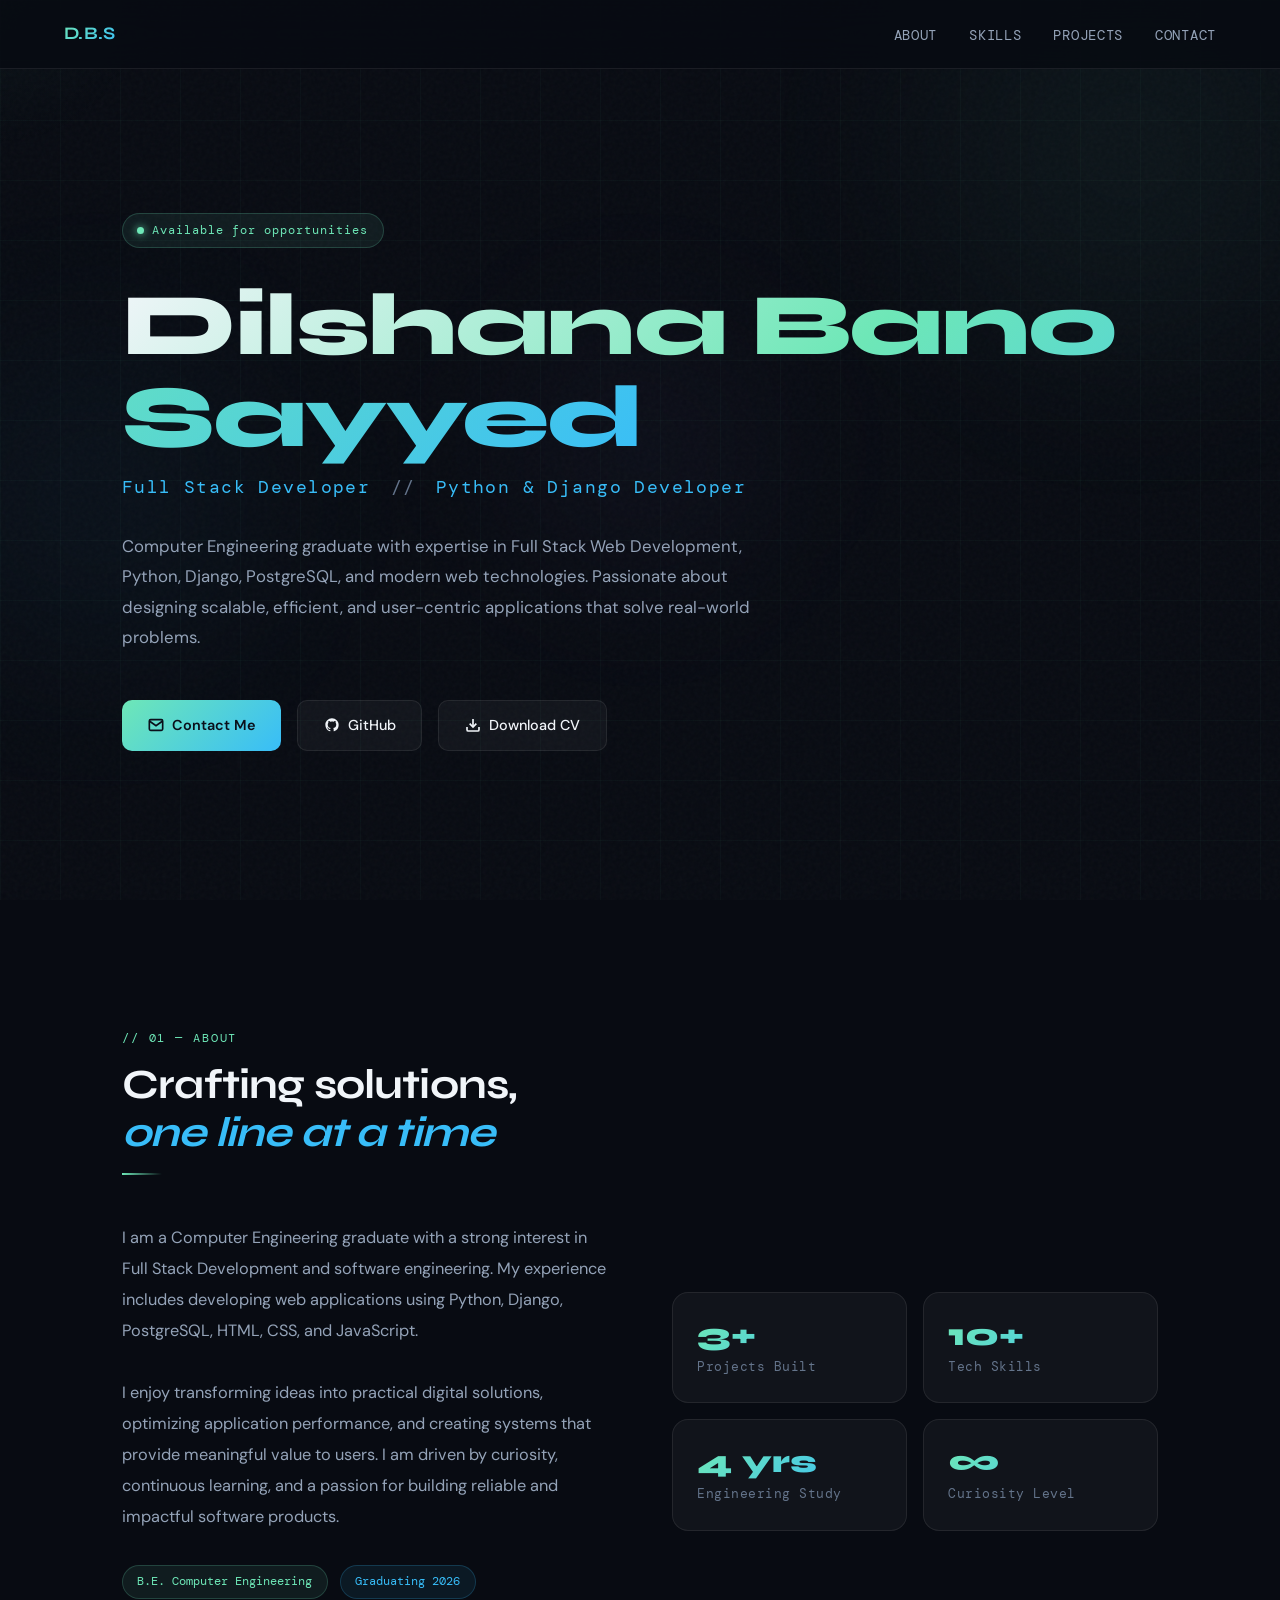
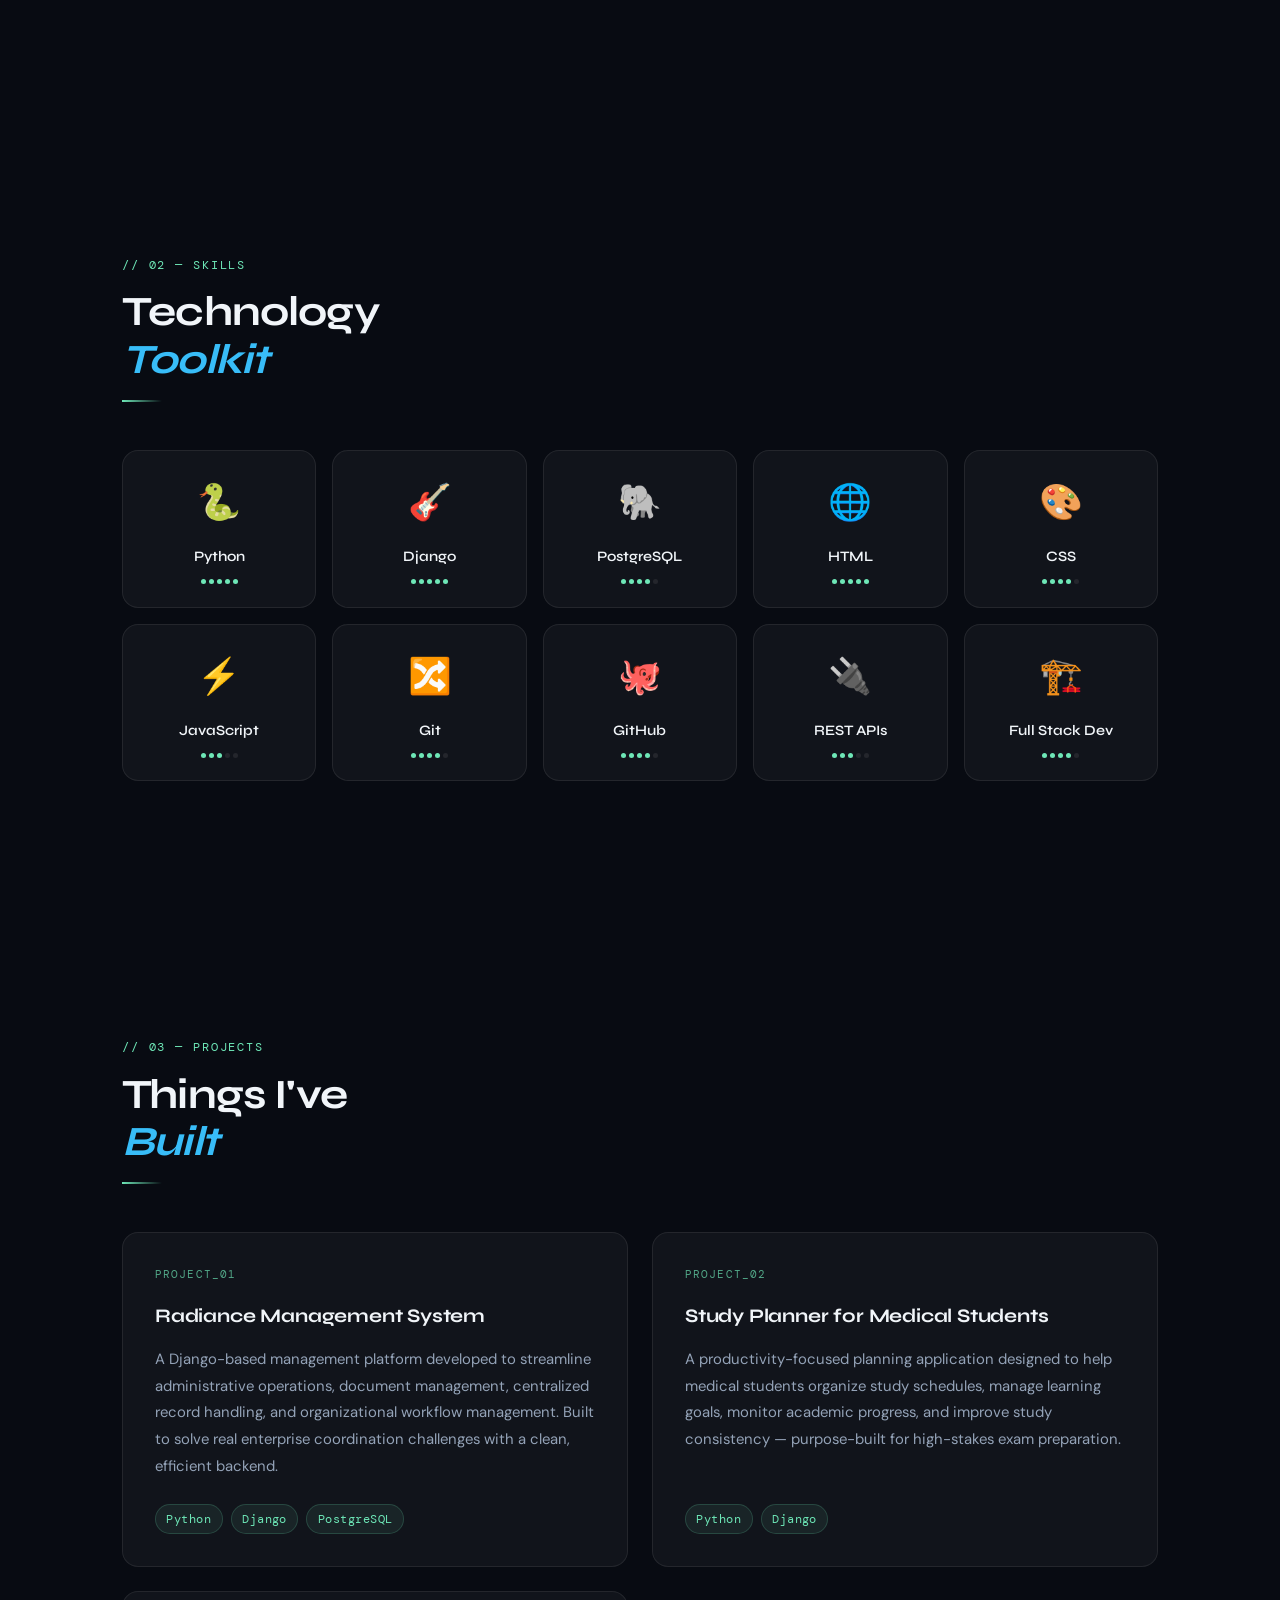
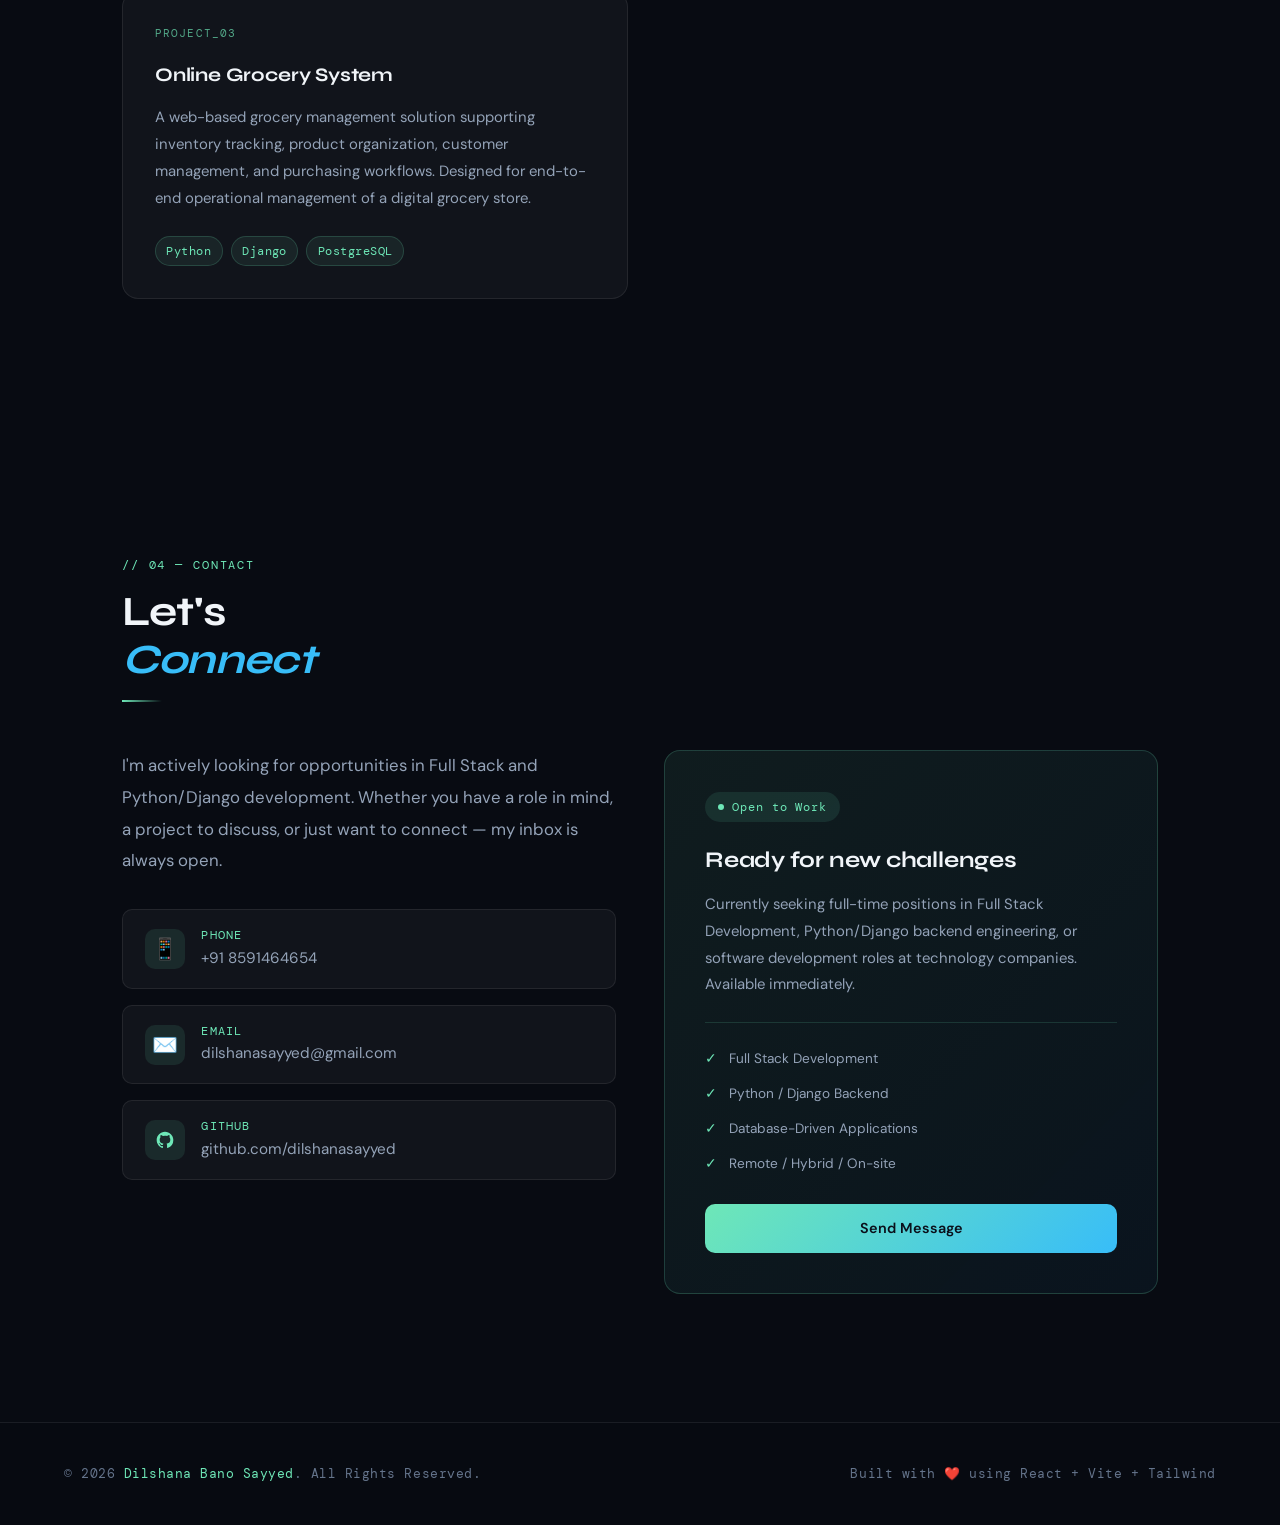
<file: Untitled-1.html>
<!DOCTYPE html>
<html lang="en">
<head>
<meta charset="UTF-8"/>
<meta name="viewport" content="width=device-width, initial-scale=1.0"/>
<title>Dilshana Bano Sayyed — Full Stack Developer</title>
<link rel="preconnect" href="https://fonts.googleapis.com"/>
<link rel="preconnect" href="https://fonts.gstatic.com" crossorigin/>
<link href="https://fonts.googleapis.com/css2?family=Syne:wght@400;500;600;700;800&family=DM+Sans:ital,wght@0,300;0,400;0,500;1,300&family=DM+Mono:wght@400;500&display=swap" rel="stylesheet"/>
<style>
  *, *::before, *::after { margin: 0; padding: 0; box-sizing: border-box; }

  :root {
    --bg: #080b12;
    --bg2: #0d1120;
    --bg3: #111827;
    --glass: rgba(255,255,255,0.04);
    --glass-border: rgba(255,255,255,0.08);
    --glass-hover: rgba(255,255,255,0.07);
    --accent: #6ee7b7;
    --accent2: #38bdf8;
    --accent3: #a78bfa;
    --gold: #fbbf24;
    --text: #f1f5f9;
    --text2: #94a3b8;
    --text3: #64748b;
    --font-head: 'Syne', sans-serif;
    --font-body: 'DM Sans', sans-serif;
    --font-mono: 'DM Mono', monospace;
    --radius: 16px;
    --radius-sm: 10px;
    --glow-green: 0 0 40px rgba(110,231,183,0.15);
    --glow-blue: 0 0 40px rgba(56,189,248,0.15);
    --glow-purple: 0 0 40px rgba(167,139,250,0.15);
  }

  html { scroll-behavior: smooth; }

  body {
    background: var(--bg);
    color: var(--text);
    font-family: var(--font-body);
    font-size: 16px;
    line-height: 1.7;
    overflow-x: hidden;
  }

  /* NOISE OVERLAY */
  body::before {
    content: '';
    position: fixed;
    inset: 0;
    background-image: url("data:image/svg+xml,%3Csvg viewBox='0 0 256 256' xmlns='http://www.w3.org/2000/svg'%3E%3Cfilter id='noise'%3E%3CfeTurbulence type='fractalNoise' baseFrequency='0.9' numOctaves='4' stitchTiles='stitch'/%3E%3C/filter%3E%3Crect width='100%25' height='100%25' filter='url(%23noise)' opacity='0.03'/%3E%3C/svg%3E");
    pointer-events: none;
    z-index: 0;
  }

  /* GRID BACKGROUND */
  .grid-bg {
    position: fixed;
    inset: 0;
    background-image:
      linear-gradient(rgba(110,231,183,0.03) 1px, transparent 1px),
      linear-gradient(90deg, rgba(110,231,183,0.03) 1px, transparent 1px);
    background-size: 60px 60px;
    pointer-events: none;
    z-index: 0;
  }

  /* NAV */
  nav {
    position: fixed;
    top: 0; left: 0; right: 0;
    z-index: 100;
    display: flex;
    justify-content: space-between;
    align-items: center;
    padding: 1.2rem 4rem;
    background: rgba(8,11,18,0.85);
    backdrop-filter: blur(20px);
    border-bottom: 1px solid var(--glass-border);
  }

  .nav-logo {
    font-family: var(--font-head);
    font-size: 1.1rem;
    font-weight: 700;
    background: linear-gradient(135deg, var(--accent), var(--accent2));
    -webkit-background-clip: text;
    -webkit-text-fill-color: transparent;
    background-clip: text;
    letter-spacing: 0.02em;
  }

  .nav-links {
    display: flex;
    gap: 2rem;
    list-style: none;
  }

  .nav-links a {
    color: var(--text2);
    text-decoration: none;
    font-size: 0.88rem;
    font-weight: 400;
    letter-spacing: 0.05em;
    text-transform: uppercase;
    transition: color 0.2s;
    font-family: var(--font-mono);
  }

  .nav-links a:hover { color: var(--accent); }

  /* SECTIONS */
  section {
    position: relative;
    z-index: 1;
    max-width: 1100px;
    margin: 0 auto;
    padding: 8rem 2rem;
  }

  /* HERO */
  #hero {
    min-height: 100vh;
    display: flex;
    flex-direction: column;
    justify-content: center;
    padding-top: 10rem;
    padding-bottom: 6rem;
  }

  .hero-badge {
    display: inline-flex;
    align-items: center;
    gap: 0.5rem;
    background: rgba(110,231,183,0.08);
    border: 1px solid rgba(110,231,183,0.2);
    color: var(--accent);
    padding: 0.35rem 0.9rem;
    border-radius: 999px;
    font-size: 0.78rem;
    font-family: var(--font-mono);
    letter-spacing: 0.08em;
    margin-bottom: 2rem;
    width: fit-content;
  }

  .hero-badge::before {
    content: '';
    display: block;
    width: 7px; height: 7px;
    border-radius: 50%;
    background: var(--accent);
    box-shadow: 0 0 8px var(--accent);
    animation: pulse 2s infinite;
  }

  @keyframes pulse {
    0%, 100% { opacity: 1; }
    50% { opacity: 0.4; }
  }

  .hero-name {
    font-family: var(--font-head);
    font-size: clamp(2.8rem, 7vw, 5.5rem);
    font-weight: 800;
    line-height: 1.05;
    letter-spacing: -0.02em;
    margin-bottom: 0.5rem;
  }

  .hero-name span {
    background: linear-gradient(135deg, #f1f5f9 0%, var(--accent) 50%, var(--accent2) 100%);
    -webkit-background-clip: text;
    -webkit-text-fill-color: transparent;
    background-clip: text;
  }

  .hero-title {
    font-family: var(--font-mono);
    font-size: clamp(0.9rem, 2vw, 1.1rem);
    color: var(--accent2);
    letter-spacing: 0.08em;
    margin-bottom: 1.8rem;
  }

  .hero-title span { color: var(--text3); margin: 0 0.5rem; }

  .hero-intro {
    max-width: 640px;
    color: var(--text2);
    font-size: 1.05rem;
    line-height: 1.8;
    margin-bottom: 3rem;
  }

  .hero-buttons {
    display: flex;
    gap: 1rem;
    flex-wrap: wrap;
  }

  .btn {
    display: inline-flex;
    align-items: center;
    gap: 0.5rem;
    padding: 0.75rem 1.6rem;
    border-radius: var(--radius-sm);
    font-family: var(--font-body);
    font-size: 0.9rem;
    font-weight: 500;
    cursor: pointer;
    text-decoration: none;
    transition: all 0.25s ease;
    border: none;
  }

  .btn-primary {
    background: linear-gradient(135deg, var(--accent), var(--accent2));
    color: #0a0f1a;
    font-weight: 600;
  }
  .btn-primary:hover {
    transform: translateY(-2px);
    box-shadow: 0 8px 24px rgba(110,231,183,0.3);
  }

  .btn-ghost {
    background: var(--glass);
    color: var(--text);
    border: 1px solid var(--glass-border);
  }
  .btn-ghost:hover {
    background: var(--glass-hover);
    border-color: rgba(255,255,255,0.15);
    transform: translateY(-2px);
  }

  /* SECTION HEADERS */
  .section-label {
    font-family: var(--font-mono);
    font-size: 0.78rem;
    letter-spacing: 0.15em;
    color: var(--accent);
    text-transform: uppercase;
    margin-bottom: 0.75rem;
  }

  .section-title {
    font-family: var(--font-head);
    font-size: clamp(1.8rem, 4vw, 2.6rem);
    font-weight: 700;
    letter-spacing: -0.02em;
    margin-bottom: 1rem;
    line-height: 1.15;
  }

  .section-divider {
    width: 40px;
    height: 2px;
    background: linear-gradient(90deg, var(--accent), transparent);
    margin-bottom: 3rem;
  }

  /* ABOUT SECTION */
  #about .about-grid {
    display: grid;
    grid-template-columns: 1fr 1fr;
    gap: 4rem;
    align-items: center;
  }

  .about-text { color: var(--text2); font-size: 1.02rem; line-height: 1.9; }

  .about-stats {
    display: grid;
    grid-template-columns: 1fr 1fr;
    gap: 1rem;
  }

  .stat-card {
    background: var(--glass);
    border: 1px solid var(--glass-border);
    border-radius: var(--radius);
    padding: 1.5rem;
    transition: all 0.3s ease;
  }

  .stat-card:hover {
    border-color: rgba(110,231,183,0.25);
    background: var(--glass-hover);
    transform: translateY(-3px);
    box-shadow: var(--glow-green);
  }

  .stat-number {
    font-family: var(--font-head);
    font-size: 2rem;
    font-weight: 800;
    background: linear-gradient(135deg, var(--accent), var(--accent2));
    -webkit-background-clip: text;
    -webkit-text-fill-color: transparent;
    background-clip: text;
    line-height: 1.1;
  }

  .stat-label {
    font-size: 0.82rem;
    color: var(--text3);
    margin-top: 0.25rem;
    font-family: var(--font-mono);
    letter-spacing: 0.04em;
  }

  /* SKILLS */
  #skills .skills-grid {
    display: grid;
    grid-template-columns: repeat(auto-fill, minmax(160px, 1fr));
    gap: 1rem;
  }

  .skill-card {
    background: var(--glass);
    border: 1px solid var(--glass-border);
    border-radius: var(--radius);
    padding: 1.4rem 1.2rem;
    text-align: center;
    transition: all 0.3s ease;
    cursor: default;
    position: relative;
    overflow: hidden;
  }

  .skill-card::before {
    content: '';
    position: absolute;
    inset: 0;
    background: radial-gradient(circle at 50% 0%, rgba(110,231,183,0.08), transparent 70%);
    opacity: 0;
    transition: opacity 0.3s;
  }

  .skill-card:hover::before { opacity: 1; }

  .skill-card:hover {
    border-color: rgba(110,231,183,0.3);
    transform: translateY(-5px);
    box-shadow: var(--glow-green);
  }

  .skill-icon {
    font-size: 2.2rem;
    margin-bottom: 0.75rem;
    display: block;
  }

  .skill-name {
    font-family: var(--font-head);
    font-size: 0.9rem;
    font-weight: 600;
    color: var(--text);
  }

  .skill-level {
    display: flex;
    justify-content: center;
    gap: 3px;
    margin-top: 0.6rem;
  }

  .skill-dot {
    width: 5px; height: 5px;
    border-radius: 50%;
    background: var(--glass-border);
  }

  .skill-dot.active { background: var(--accent); }

  /* PROJECTS */
  #projects .projects-grid {
    display: grid;
    grid-template-columns: repeat(auto-fill, minmax(330px, 1fr));
    gap: 1.5rem;
  }

  .project-card {
    background: var(--glass);
    border: 1px solid var(--glass-border);
    border-radius: var(--radius);
    padding: 2rem;
    transition: all 0.35s ease;
    position: relative;
    overflow: hidden;
    display: flex;
    flex-direction: column;
  }

  .project-card::after {
    content: '';
    position: absolute;
    top: 0; left: 0; right: 0;
    height: 2px;
    background: linear-gradient(90deg, var(--accent), var(--accent2), var(--accent3));
    opacity: 0;
    transition: opacity 0.3s;
  }

  .project-card:hover::after { opacity: 1; }

  .project-card:hover {
    border-color: rgba(110,231,183,0.2);
    transform: translateY(-6px);
    box-shadow: 0 20px 60px rgba(0,0,0,0.4), var(--glow-green);
    background: var(--glass-hover);
  }

  .project-number {
    font-family: var(--font-mono);
    font-size: 0.7rem;
    color: var(--accent);
    letter-spacing: 0.1em;
    margin-bottom: 1rem;
    opacity: 0.7;
  }

  .project-title {
    font-family: var(--font-head);
    font-size: 1.2rem;
    font-weight: 700;
    margin-bottom: 0.8rem;
    letter-spacing: -0.01em;
    color: var(--text);
  }

  .project-desc {
    color: var(--text2);
    font-size: 0.93rem;
    line-height: 1.8;
    flex: 1;
    margin-bottom: 1.5rem;
  }

  .tech-stack {
    display: flex;
    flex-wrap: wrap;
    gap: 0.5rem;
  }

  .tech-badge {
    background: rgba(110,231,183,0.08);
    border: 1px solid rgba(110,231,183,0.18);
    color: var(--accent);
    padding: 0.25rem 0.65rem;
    border-radius: 999px;
    font-size: 0.75rem;
    font-family: var(--font-mono);
    letter-spacing: 0.04em;
    transition: all 0.2s;
  }

  .tech-badge:hover {
    background: rgba(110,231,183,0.15);
    border-color: rgba(110,231,183,0.35);
  }

  /* CONTACT */
  #contact .contact-grid {
    display: grid;
    grid-template-columns: 1fr 1fr;
    gap: 3rem;
    align-items: start;
  }

  .contact-intro {
    color: var(--text2);
    font-size: 1.05rem;
    line-height: 1.9;
    margin-bottom: 2rem;
  }

  .contact-links {
    display: flex;
    flex-direction: column;
    gap: 1rem;
  }

  .contact-item {
    display: flex;
    align-items: center;
    gap: 1rem;
    background: var(--glass);
    border: 1px solid var(--glass-border);
    border-radius: var(--radius-sm);
    padding: 1rem 1.4rem;
    text-decoration: none;
    color: var(--text);
    transition: all 0.3s ease;
    font-size: 0.95rem;
  }

  .contact-item:hover {
    border-color: rgba(110,231,183,0.3);
    background: var(--glass-hover);
    transform: translateX(4px);
    box-shadow: var(--glow-green);
    color: var(--text);
  }

  .contact-icon {
    font-size: 1.3rem;
    width: 40px; height: 40px;
    display: flex;
    align-items: center;
    justify-content: center;
    background: rgba(110,231,183,0.1);
    border-radius: var(--radius-sm);
    flex-shrink: 0;
  }

  .contact-detail {
    display: flex;
    flex-direction: column;
  }

  .contact-label {
    font-family: var(--font-mono);
    font-size: 0.72rem;
    color: var(--accent);
    letter-spacing: 0.1em;
    text-transform: uppercase;
  }

  .contact-value {
    font-size: 0.95rem;
    color: var(--text2);
  }

  /* AVAILABILITY CARD */
  .availability-card {
    background: linear-gradient(135deg, rgba(110,231,183,0.08), rgba(56,189,248,0.05));
    border: 1px solid rgba(110,231,183,0.2);
    border-radius: var(--radius);
    padding: 2.5rem;
    position: sticky;
    top: 6rem;
  }

  .avail-badge {
    display: inline-flex;
    align-items: center;
    gap: 0.5rem;
    font-family: var(--font-mono);
    font-size: 0.75rem;
    color: var(--accent);
    letter-spacing: 0.08em;
    background: rgba(110,231,183,0.1);
    padding: 0.3rem 0.8rem;
    border-radius: 999px;
    margin-bottom: 1.2rem;
  }

  .avail-badge::before {
    content: '';
    display: block;
    width: 6px; height: 6px;
    border-radius: 50%;
    background: var(--accent);
    animation: pulse 2s infinite;
  }

  .avail-title {
    font-family: var(--font-head);
    font-size: 1.4rem;
    font-weight: 700;
    margin-bottom: 0.75rem;
    letter-spacing: -0.01em;
  }

  .avail-text { color: var(--text2); font-size: 0.93rem; line-height: 1.8; }

  /* FOOTER */
  footer {
    position: relative;
    z-index: 1;
    border-top: 1px solid var(--glass-border);
    padding: 2.5rem 4rem;
    display: flex;
    justify-content: space-between;
    align-items: center;
    background: rgba(8,11,18,0.9);
  }

  .footer-text {
    font-family: var(--font-mono);
    font-size: 0.8rem;
    color: var(--text3);
    letter-spacing: 0.04em;
  }

  .footer-text a { color: var(--accent); text-decoration: none; }

  /* DECORATIVE BLOBS */
  .blob {
    position: fixed;
    border-radius: 50%;
    filter: blur(80px);
    pointer-events: none;
    z-index: 0;
  }

  .blob-1 {
    width: 500px; height: 500px;
    background: radial-gradient(circle, rgba(110,231,183,0.06), transparent);
    top: -100px; right: -100px;
  }

  .blob-2 {
    width: 400px; height: 400px;
    background: radial-gradient(circle, rgba(56,189,248,0.05), transparent);
    bottom: 200px; left: -100px;
  }

  .blob-3 {
    width: 300px; height: 300px;
    background: radial-gradient(circle, rgba(167,139,250,0.05), transparent);
    top: 50%; left: 50%;
    transform: translate(-50%, -50%);
  }

  /* ANIMATIONS */
  .fade-in {
    opacity: 0;
    transform: translateY(24px);
    animation: fadeInUp 0.7s ease forwards;
  }

  @keyframes fadeInUp {
    to { opacity: 1; transform: translateY(0); }
  }

  .delay-1 { animation-delay: 0.1s; }
  .delay-2 { animation-delay: 0.2s; }
  .delay-3 { animation-delay: 0.3s; }
  .delay-4 { animation-delay: 0.4s; }
  .delay-5 { animation-delay: 0.5s; }

  /* Scroll reveal */
  .reveal {
    opacity: 0;
    transform: translateY(30px);
    transition: opacity 0.6s ease, transform 0.6s ease;
  }

  .reveal.visible {
    opacity: 1;
    transform: translateY(0);
  }

  /* SCROLLBAR */
  ::-webkit-scrollbar { width: 6px; }
  ::-webkit-scrollbar-track { background: var(--bg); }
  ::-webkit-scrollbar-thumb { background: var(--glass-border); border-radius: 3px; }
  ::-webkit-scrollbar-thumb:hover { background: rgba(255,255,255,0.15); }

  /* RESPONSIVE */
  @media (max-width: 768px) {
    nav { padding: 1rem 1.5rem; }
    .nav-links { display: none; }
    section { padding: 5rem 1.5rem; }
    #about .about-grid,
    #contact .contact-grid { grid-template-columns: 1fr; gap: 2rem; }
    footer { padding: 2rem 1.5rem; flex-direction: column; gap: 0.75rem; text-align: center; }
    .about-stats { grid-template-columns: 1fr 1fr; }
    #projects .projects-grid { grid-template-columns: 1fr; }
  }

  /* CURSOR GLOW */
  .cursor-glow {
    position: fixed;
    width: 300px; height: 300px;
    border-radius: 50%;
    background: radial-gradient(circle, rgba(110,231,183,0.04), transparent 70%);
    pointer-events: none;
    z-index: 0;
    transform: translate(-50%, -50%);
    transition: left 0.15s ease, top 0.15s ease;
  }
</style>
</head>
<body>

<!-- Decorative layers -->
<div class="grid-bg"></div>
<div class="blob blob-1"></div>
<div class="blob blob-2"></div>
<div class="blob blob-3"></div>
<div class="cursor-glow" id="cursorGlow"></div>

<!-- NAV -->
<nav>
  <div class="nav-logo">D.B.S</div>
  <ul class="nav-links">
    <li><a href="#about">About</a></li>
    <li><a href="#skills">Skills</a></li>
    <li><a href="#projects">Projects</a></li>
    <li><a href="#contact">Contact</a></li>
  </ul>
</nav>

<!-- HERO -->
<section id="hero">
  <div class="hero-badge fade-in">Available for opportunities</div>
  <h1 class="hero-name fade-in delay-1"><span>Dilshana Bano<br>Sayyed</span></h1>
  <p class="hero-title fade-in delay-2">
    Full Stack Developer
    <span>//</span>
    Python &amp; Django Developer
  </p>
  <p class="hero-intro fade-in delay-3">
    Computer Engineering graduate with expertise in Full Stack Web Development,
    Python, Django, PostgreSQL, and modern web technologies. Passionate about
    designing scalable, efficient, and user-centric applications that solve
    real-world problems.
  </p>
  <div class="hero-buttons fade-in delay-4">
    <a href="#contact" class="btn btn-primary">
      <svg width="16" height="16" viewBox="0 0 24 24" fill="none" stroke="currentColor" stroke-width="2.5"><path d="M20 4H4a2 2 0 00-2 2v12a2 2 0 002 2h16a2 2 0 002-2V6a2 2 0 00-2-2z"/><polyline points="22,6 12,13 2,6"/></svg>
      Contact Me
    </a>
    <a href="https://github.com/dilshanasayyed" target="_blank" rel="noopener noreferrer" class="btn btn-ghost">
      <svg width="16" height="16" viewBox="0 0 24 24" fill="currentColor"><path d="M12 2C6.477 2 2 6.484 2 12.017c0 4.425 2.865 8.18 6.839 9.504.5.092.682-.217.682-.483 0-.237-.008-.868-.013-1.703-2.782.605-3.369-1.343-3.369-1.343-.454-1.158-1.11-1.466-1.11-1.466-.908-.62.069-.608.069-.608 1.003.07 1.531 1.032 1.531 1.032.892 1.53 2.341 1.088 2.91.832.092-.647.35-1.088.636-1.338-2.22-.253-4.555-1.113-4.555-4.951 0-1.093.39-1.988 1.029-2.688-.103-.253-.446-1.272.098-2.65 0 0 .84-.27 2.75 1.026A9.564 9.564 0 0112 6.844c.85.004 1.705.115 2.504.337 1.909-1.296 2.747-1.027 2.747-1.027.546 1.379.202 2.398.1 2.651.64.7 1.028 1.595 1.028 2.688 0 3.848-2.339 4.695-4.566 4.943.359.309.678.92.678 1.855 0 1.338-.012 2.419-.012 2.747 0 .268.18.58.688.482A10.019 10.019 0 0022 12.017C22 6.484 17.522 2 12 2z"/></svg>
      GitHub
    </a>
  <a href="Dilshana-Sayyed-Resume.pdf" download class="btn btn-ghost">
  <svg width="16" height="16" viewBox="0 0 24 24" fill="none" stroke="currentColor" stroke-width="2.5">
    <path d="M21 15v4a2 2 0 01-2 2H5a2 2 0 01-2-2v-4"/>
    <polyline points="7,10 12,15 17,10"/>
    <line x1="12" y1="15" x2="12" y2="3"/>
  </svg>
  Download CV
</a>

  </div>
</section>

<!-- ABOUT -->
<section id="about">
  <p class="section-label reveal">// 01 — About</p>
  <h2 class="section-title reveal">Crafting solutions,<br><em style="font-style:italic;color:var(--accent2)">one line at a time</em></h2>
  <div class="section-divider reveal"></div>
  <div class="about-grid reveal">
    <div>
      <p class="about-text">
        I am a Computer Engineering graduate with a strong interest in Full Stack Development and software engineering. My experience includes developing web applications using Python, Django, PostgreSQL, HTML, CSS, and JavaScript.
        <br><br>
        I enjoy transforming ideas into practical digital solutions, optimizing application performance, and creating systems that provide meaningful value to users. I am driven by curiosity, continuous learning, and a passion for building reliable and impactful software products.
      </p>
      <div style="margin-top:2rem; display:flex; gap:0.75rem; flex-wrap:wrap;">
        <div style="background:rgba(110,231,183,0.08); border:1px solid rgba(110,231,183,0.2); padding:0.35rem 0.9rem; border-radius:999px; font-family:var(--font-mono); font-size:0.78rem; color:var(--accent);">B.E. Computer Engineering</div>
        <div style="background:rgba(56,189,248,0.08); border:1px solid rgba(56,189,248,0.2); padding:0.35rem 0.9rem; border-radius:999px; font-family:var(--font-mono); font-size:0.78rem; color:var(--accent2);">Graduating 2026</div>
      </div>
    </div>
    <div class="about-stats">
      <div class="stat-card">
        <div class="stat-number">3+</div>
        <div class="stat-label">Projects Built</div>
      </div>
      <div class="stat-card">
        <div class="stat-number">10+</div>
        <div class="stat-label">Tech Skills</div>
      </div>
      <div class="stat-card">
        <div class="stat-number">4 yrs</div>
        <div class="stat-label">Engineering Study</div>
      </div>
      <div class="stat-card">
        <div class="stat-number">∞</div>
        <div class="stat-label">Curiosity Level</div>
      </div>
    </div>
  </div>
</section>

<!-- SKILLS -->
<section id="skills">
  <p class="section-label reveal">// 02 — Skills</p>
  <h2 class="section-title reveal">Technology<br><em style="font-style:italic;color:var(--accent2)">Toolkit</em></h2>
  <div class="section-divider reveal"></div>

  <div class="skills-grid">

    <div class="skill-card reveal">
      <span class="skill-icon">🐍</span>
      <div class="skill-name">Python</div>
      <div class="skill-level">
        <div class="skill-dot active"></div><div class="skill-dot active"></div>
        <div class="skill-dot active"></div><div class="skill-dot active"></div>
        <div class="skill-dot active"></div>
      </div>
    </div>

    <div class="skill-card reveal" style="transition-delay:0.05s">
      <span class="skill-icon">🎸</span>
      <div class="skill-name">Django</div>
      <div class="skill-level">
        <div class="skill-dot active"></div><div class="skill-dot active"></div>
        <div class="skill-dot active"></div><div class="skill-dot active"></div>
        <div class="skill-dot active"></div>
      </div>
    </div>

    <div class="skill-card reveal" style="transition-delay:0.1s">
      <span class="skill-icon">🐘</span>
      <div class="skill-name">PostgreSQL</div>
      <div class="skill-level">
        <div class="skill-dot active"></div><div class="skill-dot active"></div>
        <div class="skill-dot active"></div><div class="skill-dot active"></div>
        <div class="skill-dot"></div>
      </div>
    </div>

    <div class="skill-card reveal" style="transition-delay:0.15s">
      <span class="skill-icon">🌐</span>
      <div class="skill-name">HTML</div>
      <div class="skill-level">
        <div class="skill-dot active"></div><div class="skill-dot active"></div>
        <div class="skill-dot active"></div><div class="skill-dot active"></div>
        <div class="skill-dot active"></div>
      </div>
    </div>

    <div class="skill-card reveal" style="transition-delay:0.2s">
      <span class="skill-icon">🎨</span>
      <div class="skill-name">CSS</div>
      <div class="skill-level">
        <div class="skill-dot active"></div><div class="skill-dot active"></div>
        <div class="skill-dot active"></div><div class="skill-dot active"></div>
        <div class="skill-dot"></div>
      </div>
    </div>

    <div class="skill-card reveal" style="transition-delay:0.25s">
      <span class="skill-icon">⚡</span>
      <div class="skill-name">JavaScript</div>
      <div class="skill-level">
        <div class="skill-dot active"></div><div class="skill-dot active"></div>
        <div class="skill-dot active"></div><div class="skill-dot"></div>
        <div class="skill-dot"></div>
      </div>
    </div>

    <div class="skill-card reveal" style="transition-delay:0.3s">
      <span class="skill-icon">🔀</span>
      <div class="skill-name">Git</div>
      <div class="skill-level">
        <div class="skill-dot active"></div><div class="skill-dot active"></div>
        <div class="skill-dot active"></div><div class="skill-dot active"></div>
        <div class="skill-dot"></div>
      </div>
    </div>

    <div class="skill-card reveal" style="transition-delay:0.35s">
      <span class="skill-icon">🐙</span>
      <div class="skill-name">GitHub</div>
      <div class="skill-level">
        <div class="skill-dot active"></div><div class="skill-dot active"></div>
        <div class="skill-dot active"></div><div class="skill-dot active"></div>
        <div class="skill-dot"></div>
      </div>
    </div>

    <div class="skill-card reveal" style="transition-delay:0.4s">
      <span class="skill-icon">🔌</span>
      <div class="skill-name">REST APIs</div>
      <div class="skill-level">
        <div class="skill-dot active"></div><div class="skill-dot active"></div>
        <div class="skill-dot active"></div><div class="skill-dot"></div>
        <div class="skill-dot"></div>
      </div>
    </div>

    <div class="skill-card reveal" style="transition-delay:0.45s">
      <span class="skill-icon">🏗️</span>
      <div class="skill-name">Full Stack Dev</div>
      <div class="skill-level">
        <div class="skill-dot active"></div><div class="skill-dot active"></div>
        <div class="skill-dot active"></div><div class="skill-dot active"></div>
        <div class="skill-dot"></div>
      </div>
    </div>

  </div>
</section>

<!-- PROJECTS -->
<section id="projects">
  <p class="section-label reveal">// 03 — Projects</p>
  <h2 class="section-title reveal">Things I've<br><em style="font-style:italic;color:var(--accent2)">Built</em></h2>
  <div class="section-divider reveal"></div>

  <div class="projects-grid">

    <!-- Project 1 -->
    <div class="project-card reveal">
      <div class="project-number">PROJECT_01</div>
      <h3 class="project-title">Radiance Management System</h3>
      <p class="project-desc">
        A Django-based management platform developed to streamline administrative operations,
        document management, centralized record handling, and organizational workflow management.
        Built to solve real enterprise coordination challenges with a clean, efficient backend.
      </p>
      <div class="tech-stack">
        <span class="tech-badge">Python</span>
        <span class="tech-badge">Django</span>
        <span class="tech-badge">PostgreSQL</span>
      </div>
    </div>

    <!-- Project 2 -->
    <div class="project-card reveal" style="transition-delay:0.1s">
      <div class="project-number">PROJECT_02</div>
      <h3 class="project-title">Study Planner for Medical Students</h3>
      <p class="project-desc">
        A productivity-focused planning application designed to help medical students organize
        study schedules, manage learning goals, monitor academic progress, and improve
        study consistency — purpose-built for high-stakes exam preparation.
      </p>
      <div class="tech-stack">
        <span class="tech-badge">Python</span>
        <span class="tech-badge">Django</span>
      </div>
    </div>

    <!-- Project 3 -->
    <div class="project-card reveal" style="transition-delay:0.2s">
      <div class="project-number">PROJECT_03</div>
      <h3 class="project-title">Online Grocery System</h3>
      <p class="project-desc">
        A web-based grocery management solution supporting inventory tracking,
        product organization, customer management, and purchasing workflows.
        Designed for end-to-end operational management of a digital grocery store.
      </p>
      <div class="tech-stack">
        <span class="tech-badge">Python</span>
        <span class="tech-badge">Django</span>
        <span class="tech-badge">PostgreSQL</span>
      </div>
    </div>

  </div>
</section>

<!-- CONTACT -->
<section id="contact">
  <p class="section-label reveal">// 04 — Contact</p>
  <h2 class="section-title reveal">Let's<br><em style="font-style:italic;color:var(--accent2)">Connect</em></h2>
  <div class="section-divider reveal"></div>

  <div class="contact-grid">
    <div class="reveal">
      <p class="contact-intro">
        I'm actively looking for opportunities in Full Stack and Python/Django development.
        Whether you have a role in mind, a project to discuss, or just want to connect —
        my inbox is always open.
      </p>
      <div class="contact-links">

        <a href="tel:8591464654" class="contact-item">
          <div class="contact-icon">📱</div>
          <div class="contact-detail">
            <span class="contact-label">Phone</span>
            <span class="contact-value">+91 8591464654</span>
          </div>
        </a>

        <a href="mailto:dilshanasayyed@gmail.com" class="contact-item">
          <div class="contact-icon">✉️</div>
          <div class="contact-detail">
            <span class="contact-label">Email</span>
            <span class="contact-value">dilshanasayyed@gmail.com</span>
          </div>
        </a>

        <a href="https://github.com/dilshanasayyed" target="_blank" rel="noopener noreferrer" class="contact-item">
          <div class="contact-icon">
            <svg width="20" height="20" viewBox="0 0 24 24" fill="var(--accent)"><path d="M12 2C6.477 2 2 6.484 2 12.017c0 4.425 2.865 8.18 6.839 9.504.5.092.682-.217.682-.483 0-.237-.008-.868-.013-1.703-2.782.605-3.369-1.343-3.369-1.343-.454-1.158-1.11-1.466-1.11-1.466-.908-.62.069-.608.069-.608 1.003.07 1.531 1.032 1.531 1.032.892 1.53 2.341 1.088 2.91.832.092-.647.35-1.088.636-1.338-2.22-.253-4.555-1.113-4.555-4.951 0-1.093.39-1.988 1.029-2.688-.103-.253-.446-1.272.098-2.65 0 0 .84-.27 2.75 1.026A9.564 9.564 0 0112 6.844c.85.004 1.705.115 2.504.337 1.909-1.296 2.747-1.027 2.747-1.027.546 1.379.202 2.398.1 2.651.64.7 1.028 1.595 1.028 2.688 0 3.848-2.339 4.695-4.566 4.943.359.309.678.92.678 1.855 0 1.338-.012 2.419-.012 2.747 0 .268.18.58.688.482A10.019 10.019 0 0022 12.017C22 6.484 17.522 2 12 2z"/></svg>
          </div>
          <div class="contact-detail">
            <span class="contact-label">GitHub</span>
            <span class="contact-value">github.com/dilshanasayyed</span>
          </div>
        </a>

      </div>
    </div>

    <div class="reveal" style="transition-delay:0.15s">
      <div class="availability-card">
        <div class="avail-badge">Open to Work</div>
        <h3 class="avail-title">Ready for new challenges</h3>
        <p class="avail-text">
          Currently seeking full-time positions in Full Stack Development,
          Python/Django backend engineering, or software development roles
          at technology companies. Available immediately.
        </p>
        <div style="margin-top:1.5rem; padding-top:1.5rem; border-top:1px solid rgba(110,231,183,0.15);">
          <div style="display:flex; flex-direction:column; gap:0.75rem;">
            <div style="display:flex; align-items:center; gap:0.75rem; font-size:0.85rem; color:var(--text2);">
              <span style="color:var(--accent);">✓</span> Full Stack Development
            </div>
            <div style="display:flex; align-items:center; gap:0.75rem; font-size:0.85rem; color:var(--text2);">
              <span style="color:var(--accent);">✓</span> Python / Django Backend
            </div>
            <div style="display:flex; align-items:center; gap:0.75rem; font-size:0.85rem; color:var(--text2);">
              <span style="color:var(--accent);">✓</span> Database-Driven Applications
            </div>
            <div style="display:flex; align-items:center; gap:0.75rem; font-size:0.85rem; color:var(--text2);">
              <span style="color:var(--accent);">✓</span> Remote / Hybrid / On-site
            </div>
          </div>
        </div>
        <a href="mailto:dilshanasayyed@gmail.com" class="btn btn-primary" style="margin-top:1.8rem; width:100%; justify-content:center;">
          Send Message
        </a>
      </div>
    </div>
  </div>
</section>

<!-- FOOTER -->
<footer>
  <p class="footer-text">
    © 2026 <a href="#">Dilshana Bano Sayyed</a>. All Rights Reserved.
  </p>
  <p class="footer-text">
    Built with ❤️ using React + Vite + Tailwind
  </p>
</footer>

<script>
  // Cursor glow
  const glow = document.getElementById('cursorGlow');
  document.addEventListener('mousemove', e => {
    glow.style.left = e.clientX + 'px';
    glow.style.top = e.clientY + 'px';
  });

  // Scroll reveal
  const observer = new IntersectionObserver(entries => {
    entries.forEach(entry => {
      if (entry.isIntersecting) {
        entry.target.classList.add('visible');
      }
    });
  }, { threshold: 0.12 });

  document.querySelectorAll('.reveal').forEach(el => observer.observe(el));

  // Nav active link
  const sections = document.querySelectorAll('section');
  const navLinks = document.querySelectorAll('.nav-links a');

  window.addEventListener('scroll', () => {
    let current = '';
    sections.forEach(s => {
      if (window.scrollY >= s.offsetTop - 200) current = s.id;
    });
    navLinks.forEach(a => {
      a.style.color = a.getAttribute('href') === '#' + current ? 'var(--accent)' : '';
    });
  });
</script>
</body>
</html>
</file>
